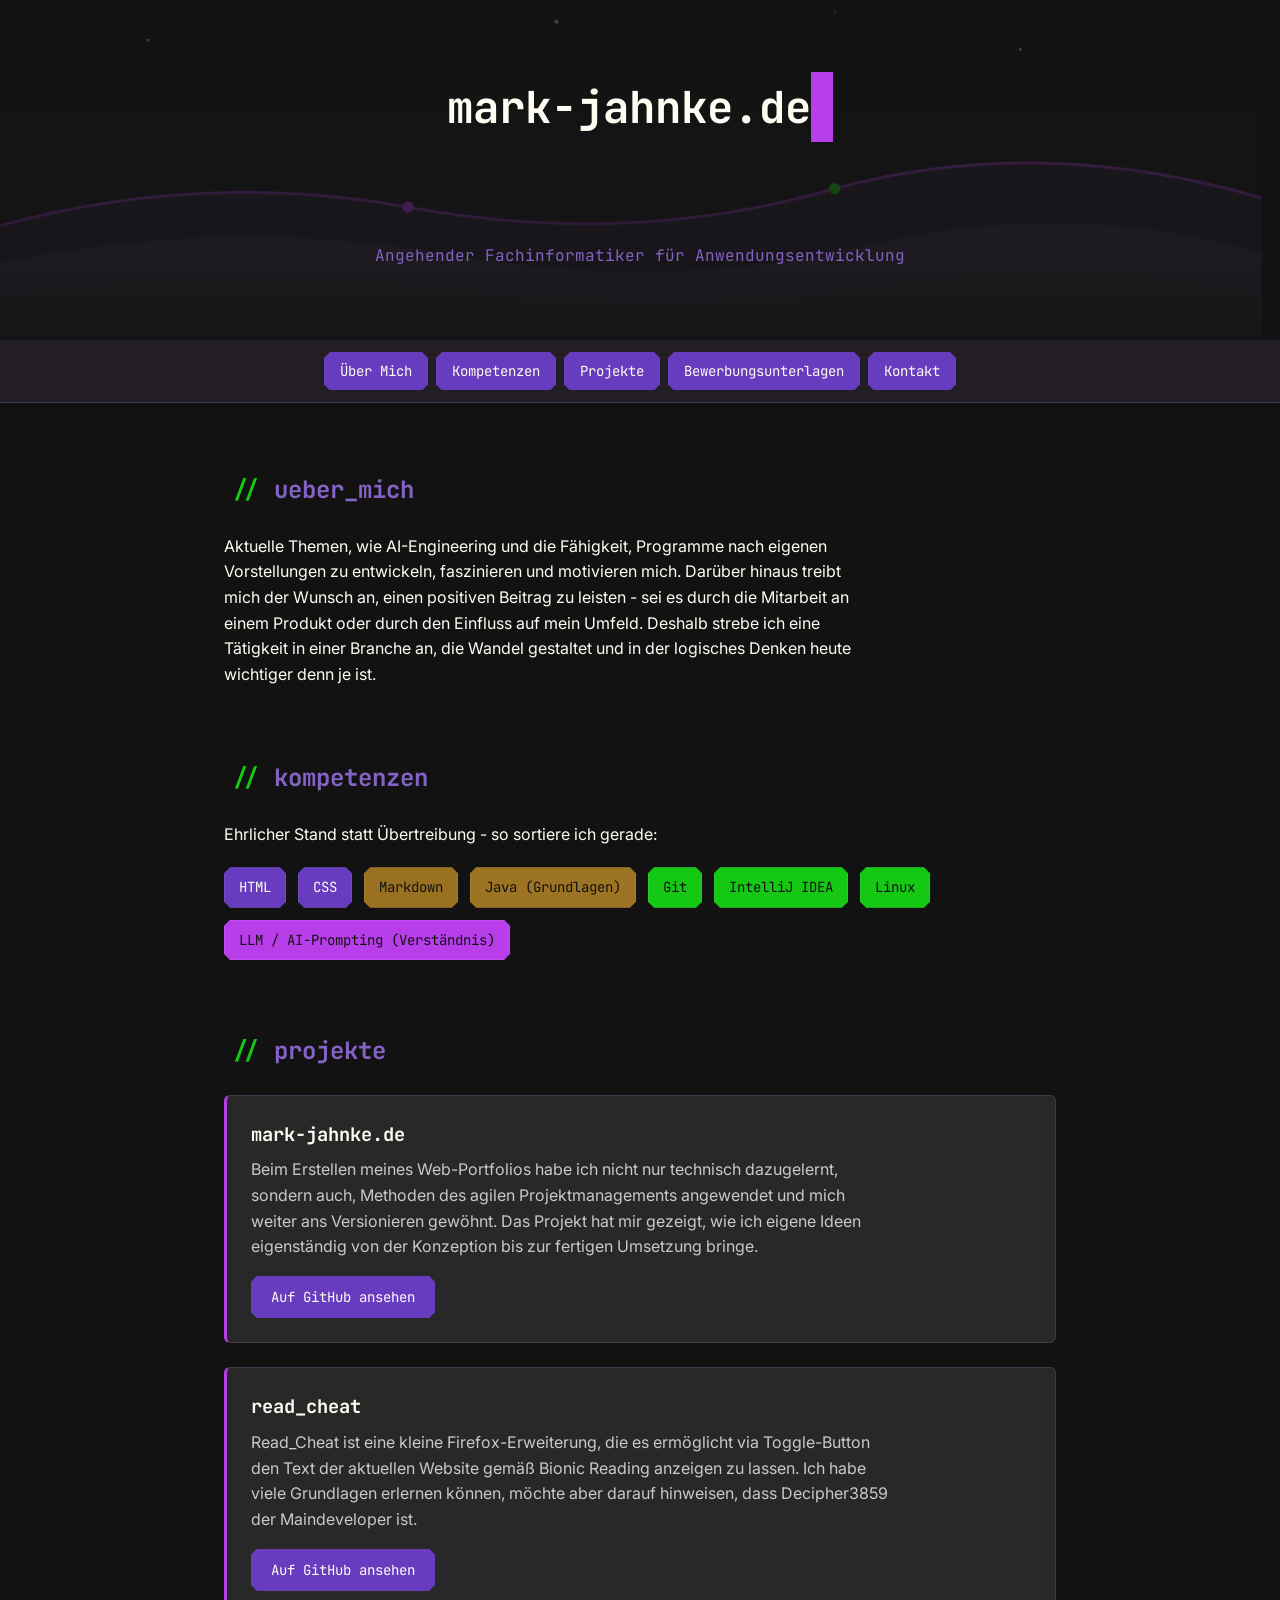
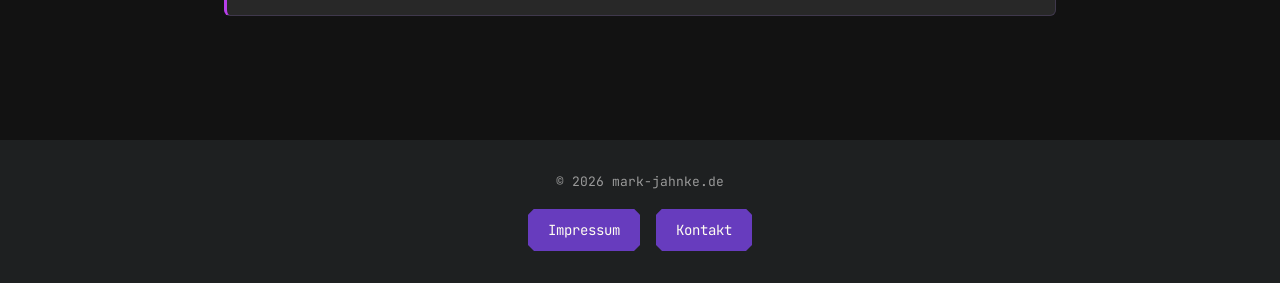
<file: index.html>
<!DOCTYPE html>
<html lang="de" xmlns="http://www.w3.org/1999/html">
    <head>
        <meta charset="UTF-8">
        <meta name="viewport" content="width=device-width, initial-scale=1.0">
        <title>mark-jahnke.de</title>
        <link href="https://fonts.googleapis.com/css2?family=JetBrains+Mono:wght@400;700&family=Inter:wght@400;600&display=swap" rel="stylesheet">
        <link rel="stylesheet" href="css/style.css">
        <link rel="icon" type="image/png" href="images/hero-banner-bewerbungsunterlagen.png">
    </head>

<body>

<header id="hero-banner">
        <h1> mark-jahnke.de<span class="cursor">&nbsp;</span></h1>
        <p>Angehender Fachinformatiker für Anwendungsentwicklung</p>
</header>

<header class="nav-bar">
    <nav>
        <ul class="nav-menu">
            <li><a href="#ueber-mich" class="btn">Über Mich</a></li>
            <li><a href="#kompetenzen" class="btn">Kompetenzen</a></li>
            <li><a href="#projekte" class="btn">Projekte</a> </li>
            <li class="dropdown">
                <a href="" class="btn">Bewerbungsunterlagen</a>
                <ul class="dropdown-menu">
                    <li><a href="lebenslauf.html" class="btn">Lebenslauf</a></li>
                </ul>
            </li>
            <li><a href="mailto:kontakt@mark-jahnke.de?subject=Kontaktanfrage" class="btn">Kontakt</a></li>
        </ul>
    </nav>
</header>

<main>

    <section id="ueber-mich">
        <h2>ueber_mich</h2>
        <p>
            Aktuelle Themen, wie AI-Engineering und die Fähigkeit, Programme
            nach eigenen Vorstellungen zu entwickeln, faszinieren und
            motivieren mich. Darüber hinaus treibt mich der Wunsch an, einen
            positiven Beitrag zu leisten - sei es durch die Mitarbeit an
            einem Produkt oder durch den Einfluss auf mein Umfeld. Deshalb
            strebe ich eine Tätigkeit in einer Branche an, die Wandel
            gestaltet und in der logisches Denken heute wichtiger denn je ist.
        </p>
    </section>

    <section id="kompetenzen">
        <h2>kompetenzen</h2>
        <p>Ehrlicher Stand statt Übertreibung - so sortiere ich gerade:</p>
        <div class="tag-grid">
            <span class="tag tag-frontend">HTML</span>
            <span class="tag tag-frontend">CSS</span>
            <span class="tag tag-markdown">Markdown</span>
            <span class="tag tag-learning">Java (Grundlagen)</span>
            <span class="tag tag-tools">Git</span>
            <span class="tag tag-tools">IntelliJ IDEA</span>
            <span class="tag tag-tools">Linux</span>
            <span class="tag tag-LLM">LLM / AI-Prompting (Verständnis)</span>
        </div>
    </section>

    <section id="projekte">
        <h2>projekte</h2>
        <div class="project-card">
            <h3>mark-jahnke.de</h3>
            <p>
                Beim Erstellen meines Web-Portfolios habe ich
                nicht nur technisch dazugelernt, sondern auch,
                Methoden des agilen Projektmanagements angewendet und
                mich weiter ans Versionieren gewöhnt. Das Projekt hat
                mir gezeigt, wie ich eigene Ideen eigenständig von der
                Konzeption bis zur fertigen Umsetzung bringe.
            </p>
            <a href="https://github.com/markskram/web_portfolio" class="btn">Auf GitHub ansehen</a>
        </div>


        <div class="project-card">
            <h3>read_cheat</h3>
            <p>
                Read_Cheat ist eine kleine Firefox-Erweiterung,
                die es ermöglicht via Toggle-Button den Text der
                aktuellen Website gemäß Bionic Reading anzeigen zu
                lassen. Ich habe viele Grundlagen erlernen können,
                möchte aber darauf hinweisen, dass Decipher3859 der
                Maindeveloper ist.
            </p>
            <a href="https://github.com/Decipher3859/read_cheat" class="btn">Auf GitHub ansehen</a>
        </div>


    </section>

</main>

<footer>
    <div class="footer-content">
        <p>&copy; 2026 mark-jahnke.de</p>
        <a href="impressum.html" class="btn">Impressum</a>
        <a href="mailto:kontakt@mark-jahnke.de?subject=Kontaktanfrage" class="btn">Kontakt</a>
    </div>
</footer>

</body>
</html>
</file>
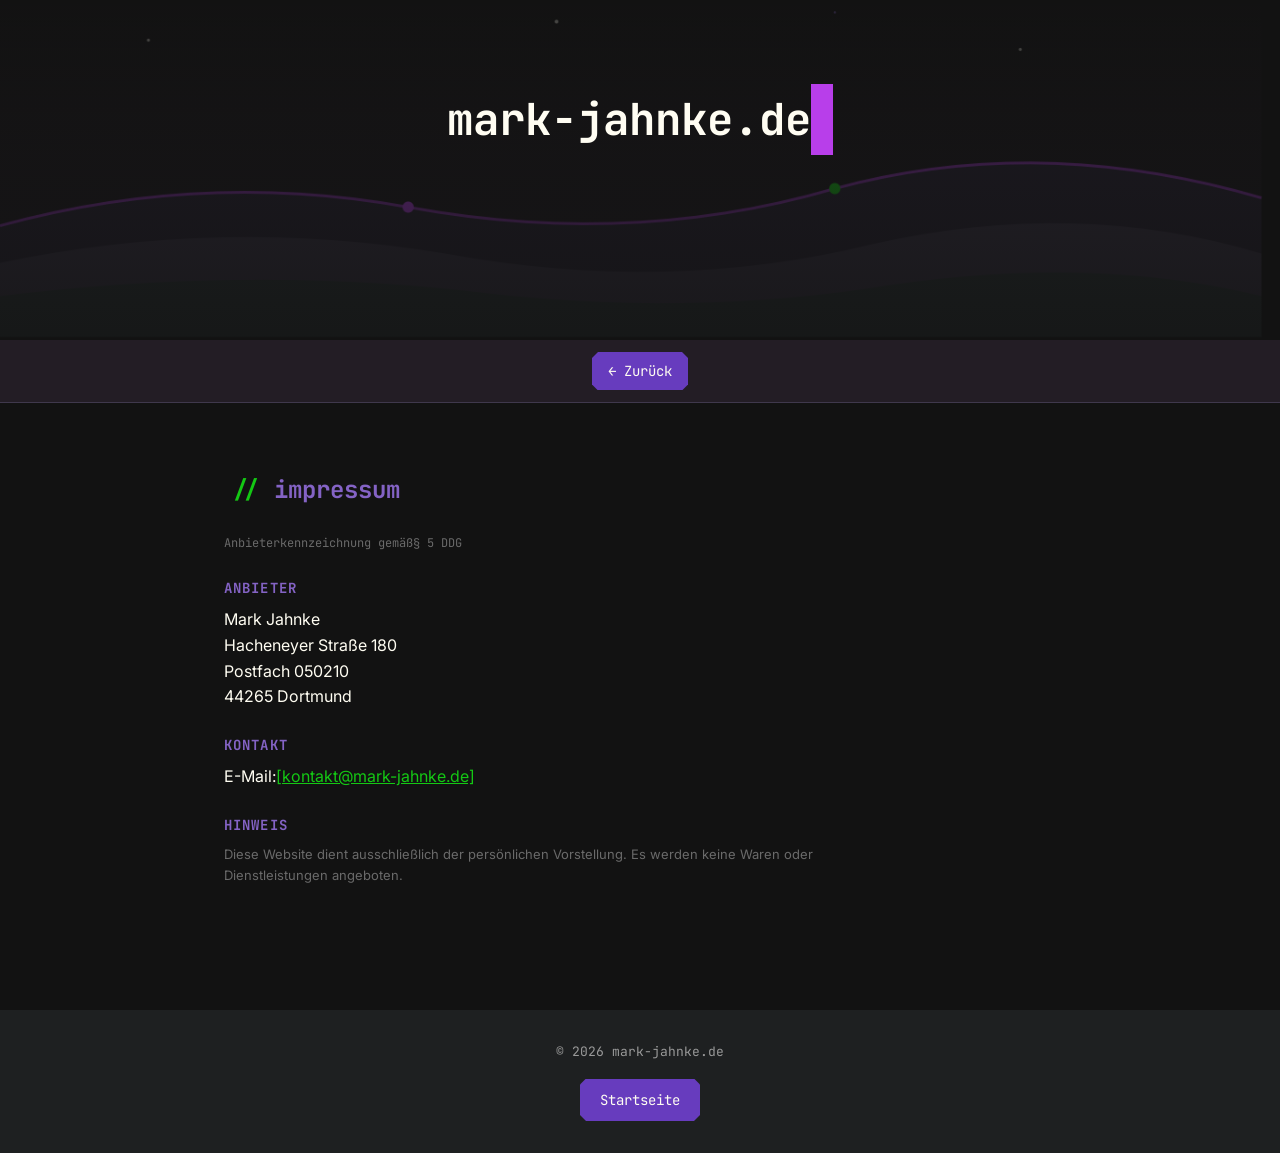
<file: impressum.html>
<!DOCTYPE html>
<html lang="de">
<head>
    <meta charset="UTF-8">
    <meta name="viewport" content="width=device-width, initial-scale=1.0">
    <title>Impressum – mark-jahnke.de</title>
    <link href="https://fonts.googleapis.com/css2?family=JetBrains+Mono:wght@400;700&family=Inter:wght@400;600&display=swap" rel="stylesheet">
    <link rel="stylesheet" href="css/style.css">
</head>

<body>

<header id="hero-banner">
    <h1>mark-jahnke.de<span class="cursor">&nbsp;</span></h1>
</header>

<header class="nav-bar">
    <nav>
        <ul class="nav-menu">
            <li><a href="index.html" class="btn">← Zurück</a></li>
        </ul>
    </nav>
</header>

<main>
    <section>
        <h2>impressum</h2>

        <p class="impressum-meta">Anbieterkennzeichnung gemäß§ 5 DDG</p>

        <h3 class="impressum-heading">Anbieter</h3>
        <p>
            Mark Jahnke<br>
            Hacheneyer Straße 180<br>
            Postfach 050210<br>
            44265 Dortmund
        </p>

        <h3 class="impressum-heading">Kontakt</h3>
        <p>
            E-Mail:<a href="mailto:kontakt@mark-jahnke.de">[kontakt@mark-jahnke.de]</a><br>
        </p>

        <h3 class="impressum-heading">Hinweis</h3>
        <p class="impressum-hinweis">
            Diese Website dient ausschließlich der persönlichen
            Vorstellung.
            Es werden keine Waren oder Dienstleistungen angeboten.
        </p>

    </section>
</main>

<footer>
    <div class="footer-content">
        <p>&copy; 2026 mark-jahnke.de</p>
        <a href="index.html" class="btn">Startseite</a>
    </div>
</footer>

</body>
</html>
</file>
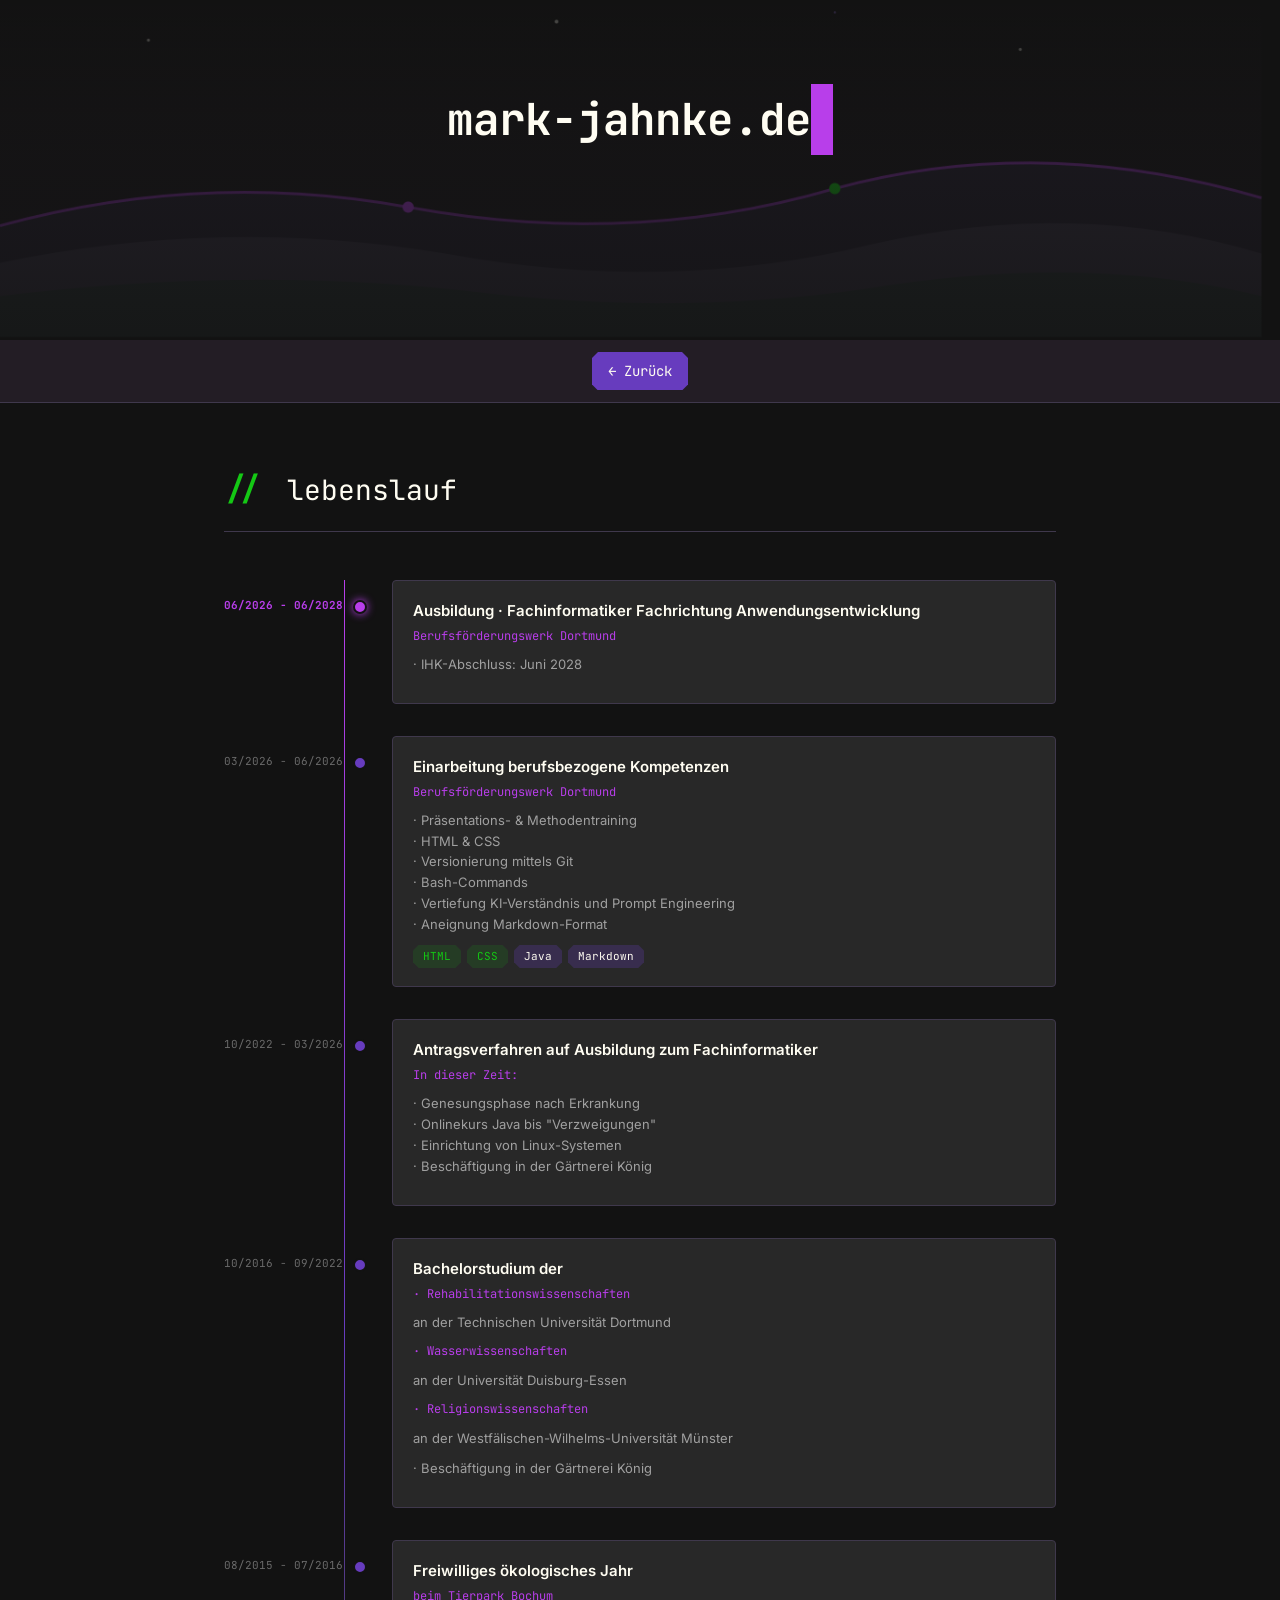
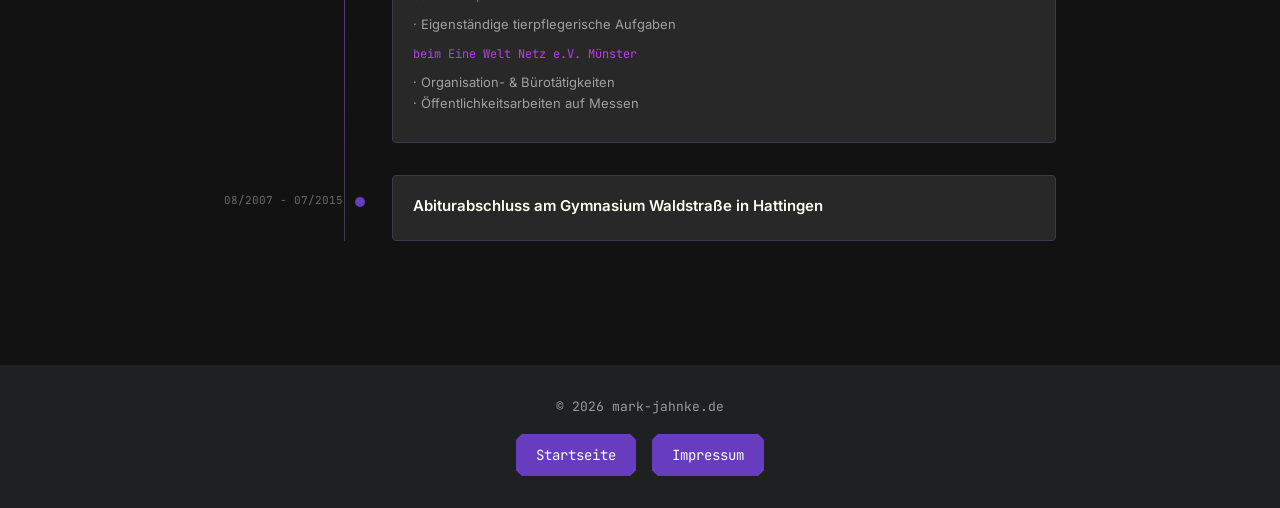
<file: lebenslauf.html>
<!DOCTYPE html>
<html lang="de">
<head>
    <meta charset="UTF-8">
    <meta name="viewport" content="width=device-width, initial-scale=1.0">
    <title>Lebenslauf – mark-jahnke.de</title>
    <link href="https://fonts.googleapis.com/css2?family=JetBrains+Mono:wght@400;700&family=Inter:wght@400;600&display=swap" rel="stylesheet">
    <link rel="stylesheet" href="css/style.css">

</head>

<body>

<header id="hero-banner">
    <h1>mark-jahnke.de<span class="cursor">&nbsp;</span></h1>
</header>

<header class="nav-bar">
    <nav>
        <ul class="nav-menu">
            <li><a href="index.html" class="btn">← Zurück</a></li>
        </ul>
    </nav>
</header>

<main>
    <section>

        <div class="lebenslauf-header">
            <h1><span class="slash">//</span> lebenslauf</h1>
        </div>

        <div class="timeline">

            <div class="timeline-item aktuell">
                <div class="timeline-date">
                    <span class="date-current">06/2026 - 06/2028</span>
                </div>
                <div class="timeline-dot"></div>
                <div class="timeline-card">
                    <h3>Ausbildung · Fachinformatiker Fachrichtung Anwendungsentwicklung</h3>
                    <div class="institution">Berufsförderungswerk Dortmund</div>
                    <p> · IHK-Abschluss: Juni 2028</p>
                </div>
            </div>

            <div class="timeline-item">
                <div class="timeline-date">03/2026 - 06/2026</div>
                <div class="timeline-dot"></div>
                <div class="timeline-card">
                    <h3>Einarbeitung berufsbezogene Kompetenzen</h3>
                    <div class="institution">Berufsförderungswerk Dortmund</div>
                    <p> · Präsentations- & Methodentraining<br>
                        · HTML & CSS<br>
                        · Versionierung mittels Git<br>
                        · Bash-Commands<br>
                        · Vertiefung KI-Verständnis und Prompt Engineering<br>
                        · Aneignung Markdown-Format
                    </p>
                    <div class="timeline-tags">
                        <span class="timeline-tag green">HTML</span>
                        <span class="timeline-tag green">CSS</span>
                        <span class="timeline-tag orange">Java</span>
                        <span class="timeline-tag">Markdown</span>
                    </div>
                </div>
            </div>

            <div class="timeline-item">
                <div class="timeline-date">10/2022 - 03/2026</div>
                <div class="timeline-dot"></div>
                <div class="timeline-card">
                    <h3>Antragsverfahren auf Ausbildung zum Fachinformatiker</h3>
                    <div class="institution">In dieser Zeit:</div>
                    <p> · Genesungsphase nach Erkrankung<br>
                        · Onlinekurs Java bis "Verzweigungen"<br>
                        · Einrichtung von Linux-Systemen<br>
                        · Beschäftigung in der Gärtnerei König
                    </p>
                </div>
            </div>

            <div class="timeline-item">
                <div class="timeline-date">10/2016 - 09/2022</div>
                <div class="timeline-dot"></div>
                <div class="timeline-card">
                    <h3>Bachelorstudium der</h3>
                    <div class="institution"> · Rehabilitationswissenschaften</div>
                    <p>an der Technischen Universität Dortmund</p>
                    <div class="institution"> · Wasserwissenschaften</div>
                    <p>an der Universität Duisburg-Essen</p>
                    <div class="institution"> · Religionswissenschaften</div>
                    <p>an der Westfälischen-Wilhelms-Universität Münster</p>
                    <p> · Beschäftigung in der Gärtnerei König</p>
                </div>
            </div>

            <div class="timeline-item">
                <div class="timeline-date">08/2015 - 07/2016</div>
                <div class="timeline-dot"></div>
                <div class="timeline-card">
                    <h3>Freiwilliges ökologisches Jahr</h3>
                    <div class="institution">beim Tierpark Bochum</div>
                    <p> · Eigenständige tierpflegerische Aufgaben</p>
                     <div class="institution">beim Eine Welt Netz e.V. Münster</div>
                    <p> · Organisation- & Bürotätigkeiten<br>
                        · Öffentlichkeitsarbeiten auf Messen
                    </p>
                </div>
            </div>

            <div class="timeline-item">
                <div class="timeline-date">08/2007 - 07/2015</div>
                <div class="timeline-dot"></div>
                <div class="timeline-card">
                    <h3>Abiturabschluss am Gymnasium Waldstraße in Hattingen</h3>
                </div>
            </div>

        </div>
    </section>
</main>

<footer>
    <div class="footer-content">
        <p>&copy; 2026 mark-jahnke.de</p>
        <a href="index.html" class="btn">Startseite</a>
        <a href="impressum.html" class="btn">Impressum</a>
    </div>
</footer>

</body>
</html>
</file>
<file: css/style.css>
/*
CSS-VARIABLEN:
Mit --name definiert man einmal eine Farbe,
die überall mit var(--name) wiederverwendet
werden kann. Ändert man den Wert in Root,
so ändert sich der Wert überall auf der Seite.
 */
:root {
    --bg-base: #121212;
    --bg-dark: #1E2021;
    --bg-card: #282828;
    --bg-nav: #231D25;
    --bg-dropdown: #292335;
    --border-violet: #3F384C;
    --accent: #673CBE;
    --accent-light: #8463C5;
    --accent-signature: #B83EEA;
    --tag-green: #14C814;
    --tag-orange: #997121;
    --tag-yellow: #9D7423;
    --tag-blue: #2A3F8F;
    --tag-red: #EE5E62;
    --text-main: #FFFDF2;
    --font-mono: 'JetBrains Mono', monospace;
    --font-sans: 'Inter', system-ui, sans-serif;
    --link-color: var(--tag-green)
}

/*
Grund-Reset, damit Browser-Standardabstände nicht stören
 */
* {
    margin: 0;
    padding: 0;
    box-sizing: border-box; /* Padding wird in die Breite eingerechnet, nicht addiert. */
}

body {
    background-color: var(--bg-base);
    color: var(--text-main);
    font-family: var(--font-sans);
    line-height: 1.6;
}

/* ===========================
    HERO-BANNER
 ============================*/
#hero-banner {
    background-image:
        linear-gradient(180deg, rgba(18,18,18,0.55), rgba(18,18,18,0.85)),
        url("../images/hero-banner-bewerbungsunterlagen.png");
/*
Würde ich ein Hero-Banner-Bild haben wollen müsste hier folgendes stehen:
url("images/hero-banner.png");
 */

    background-size: cover;
    background-position: center;
    height: 340px;
    display: flex;
    flex-direction: column;
    align-items: center;
    justify-content: center;
    text-align: center;
}

#hero-banner h1 {
    font-family: var(--font-mono);
    font-size: 44px;
    color: var(--text-main);
    margin-bottom: 101px;
}

.cursor {
    display: inline-block;
    width: 0.5em;
    background-color: var(--accent-signature);
    animation: blink 1s steps(1) infinite;
}
@keyframes blink {
    50% { opacity: 0; }
}

#hero-banner p {
    font-family: var(--font-mono);
    color: var(--accent-light);
    margin-top: 0px;
    font-size: 16px;
    margin-bottom: 0px;
  }

/* ==========================
    NAVIGATION
 ==========================*/
header.nav-bar {
    background-color: var(--bg-nav);
    border-bottom: 1px solid var(--border-violet);
}

.nav-menu {
    list-style: none;
    display: flex;
    justify-content: center;
    flex-wrap: wrap;
    gap: 8px;
    padding: 12px 0;
}

.nav-menu a {
    display: inline-block;
    padding: 8px 16px;
    color: var(--text-main);
    text-decoration: none;
    font-size: 14px;
    font-family: var(--font-mono);
    border-radius: 4px;
    transition: background-color 0.2s ease, color 0.2s ease;
}

.nav-menu a:hover {
    background-color: var(--accent);
    color: var(--text-main);
}

a {
    color: var(--link-color);
}

a:hover {
    color: var(--accent-light);
}

.dropdown {
    position: relative;
}

.dropdown-menu {
    display: none;
    position: absolute;
    top: 100%;
    left: 0;
    background-color: var(--bg-dropdown);
    border: 1px solid var(--border-violet);
    list-style: none;
    min-width: 180px;
    padding: 6px 0;
    z-index: 10;
}

.dropdown:hover .dropdown-menu {
    display: block;
}

.dropdown-menu li a {
    display: block;
    padding: 8px 16px;
    font-size: 13px;
}

.dropdown-menu li a:hover {
    background-color: var(--accent);
}

/* ==================
    Hauptinhalt
==================== */
main {
    max-width: 880px;
    margin: auto;
    padding: 60px 24px;
}

section {
    margin-bottom: 64px;
}

h2 {
    font-family: var(--font-mono);
    font-size: 24px;
    color: var(--accent-light);
    margin-bottom: 16px;
    padding: 8px;
}

h2::before {
    content: "// ";
    color: var(--tag-green);
}

section p {
    max-width: 640px;
}

/*
SKILL-TAGS
Jede Farbe steht für eine Kategorie -
 wie Syntax-Highlighting im Editor.
 */
.tag-grid {
    display: flex;
    flex-wrap: wrap;
    gap: 12px;
    margin-top: 20px;
}

.tag {
    font-family: var(--font-mono);
    font-size: 14px;
    padding: 8px 14px;
    /*
    border-radius: 0px;
     */
    color: var(--text-main);
    border: 1px solid rgba(255,255,255,0.08);

}

.tag-frontend   { background-color: var(--accent); }
.tag-tools      { background-color: var(--tag-green); color: #121212; }
.tag-logik      { background-color: var(--tag-blue); }
.tag-learning   { background-color: var(--tag-yellow); color: #121212; }
.tag-soft       { background-color: var(--accent-light); }
.tag-markdown   { background-color: var(--tag-orange); color: #121212; }
.tag-LLM        { background-color: var(--accent-signature); color: #121212; }

.tag, .btn, .timeline-tag {
    clip-path: polygon(
            6px 0%,              /* oben-links */
            calc(100% - 6px) 0%, /* oben-rechts */
            100% 6px,
            100% calc(100% - 6px), /* unten-rechts */
            calc(100% - 6px) 100%,
            6px 100%,            /* unten-links */
            0% calc(100% - 6px),
            0% 6px
    );
}
/* ====================
    PROJEKT-KARTE
===================== */
.project-card {
    background-color: var(--bg-card);
    border: 1px solid var(--border-violet);
    border-left: 3px solid var(--accent-signature);
    padding: 24px;
    border-radius: 6px;
}

.project-card + .project-card {
    margin-top: 24px;
}

.project-card h3 {
    font-family: var(--font-mono);
    color: var(--text-main);
    margin-bottom: 8px;
}

.project-card p {
    color: #c9c9c9;
    margin-bottom: 16px;
}

.btn {
    display: inline-block;
    padding: 10px 20px;
    background-color: var(--accent);
    color: var(--text-main);
    text-decoration: none;
    border-radius: 4px;
    font-family: var(--font-mono);
    font-size: 14px;
    transition: background-color 0.2s ease;

}

.btn:hover {
    background-color: var(--accent-light);
}

/* ================
    FOOTER
=================== */
footer {
    text-align: center;
    background-color: var(--bg-dark);
    padding-top: 0;
}

#hero-bottom-banner {
    width: 100%;
    height: auto;
    display: block;
}

footer .footer-content {
    padding: 32px 24px;
}

footer p {
    color: #9a9a9a;
    font-size: 13px;
    margin-bottom: 16px;
    font-family: var(--font-mono);
}

footer .btn {
    margin: 0 6px;
}

/*
Hier folgt das Styling des Lebenslaufs.
 */
.lebenslauf-header {
    margin-bottom: 48px;
    padding-bottom: 16px;
    border-bottom: 1px solid var(--border-violet);
}

.lebenslauf-header h1 {
    font-family: var(--font-mono);
    font-size: 28px;
    font-weight: 400;
    color: var(--text-main);
    border-left: none;
    padding-left: 0;
}

.slash {
    color: var(--tag-green);
    font-size: 32px;
    font-weight: 700;
    margin-right: 8px;
}

.lebenslauf-header .label {
    font-family: var(--font-mono);
    font-size: 12px;
    color: var(--accent-light);
    letter-spacing: 0.12em;
    text-transform: uppercase;
}

/* Timeline-Container */
.timeline {
    position: relative;
    padding-left: 0;
}

/* Vertikale Linie */
.timeline::before {
    content: "";
    position: absolute;
    left: 120px;
    top: 0;
    bottom: 0;
    width: 1px;
    background: linear-gradient(
            to bottom,
            var(--accent-signature),
            var(--accent) 60%,
            var(--border-violet)
    );
}

.timeline-item {
    display: grid;
    grid-template-columns: 120px 32px 1fr;
    gap: 0 0;
    margin-bottom: 32px;
    position: relative;
}

/* Jahreszahl links */
.timeline-date {
    font-family: var(--font-mono);
    font-size: 11px;
    color: #6a6a6a;
    text-align: right;
    padding-right: 16px;
    padding-top: 18px;
    line-height: 1.4;
    white-space: nowrap;
}

.timeline-date .date-current {
    color: var(--accent-signature);
    font-weight: 700;
}

/* Punkt auf der Linie */
.timeline-dot {
    display: flex;
    align-items: flex-start;
    justify-content: center;
    padding-top: 20px;
    position: relative;
    z-index: 1;
}

.timeline-dot::after {
    content: "";
    width: 10px;
    height: 10px;
    border-radius: 50%;
    background-color: var(--accent);
    border: 2px solid var(--bg-base);
    flex-shrink: 0;
}

.timeline-item.aktuell .timeline-dot::after {
    background-color: var(--accent-signature);
    box-shadow: 0 0 8px var(--accent-signature);
}

/* Karte rechts */
.timeline-card {
    background-color: var(--bg-card);
    border: 1px solid var(--border-violet);
    border-radius: 4px;
    padding: 18px 20px;
    margin-left: 16px;
}

.timeline-card h3 {
    font-family: var(--font-sans);
    font-size: 15px;
    font-weight: 600;
    color: var(--text-main);
    margin-bottom: 4px;
}

.timeline-card .institution {
    font-family: var(--font-mono);
    font-size: 12px;
    color: var(--accent-signature);
    margin-bottom: 8px;
}

.timeline-card .institution span {
    color: #555;
    margin: 0 6px;
}

.timeline-card p {
    font-family: var(--font-sans);
    font-size: 13px;
    color: #a0a0a0;
    line-height: 1.6;
    max-width: 100%;
    margin-bottom: 10px;
}

/* Tag-Chips in der Timeline */
.timeline-tags {
    display: flex;
    flex-wrap: wrap;
    gap: 6px;
    margin-top: 8px;
}

.timeline-tag {
    font-family: var(--font-mono);
    font-size: 11px;
    padding: 3px 10px;
    border-radius: 3px;
    color: var(--text-main);
    background-color: rgba(103, 60, 190, 0.25);
}

.timeline-tag.green  { background-color: rgba(20, 200, 20, 0.12); border-color: var(--tag-green); color: var(--tag-green); }
.timeline-tag.yellow { background-color: rgba(157, 116, 35, 0.2); border-color: var(--tag-yellow); }
.timeline-tag.blue   { background-color: rgba(42, 63, 143, 0.3); border-color: #4a6abf; }

/* ================
    IMPRESSUM
================= */
.impressum-meta {
    font-family: var(--font-mono);
    font-size: 12px;
    color: #6a6a6a;
    margin-bottom: 24px;
}

.impressum-heading {
    font-family: var(--font-mono);
    font-size: 14px;
    color: var(--accent-light);
    margin-top: 24px;
    margin-bottom: 8px;
    text-transform: uppercase;
    letter-spacing: 0.08em;
}

.impressum-hinweis {
    color: #6a6a6a;
    font-size: 13px;
}
</file>
